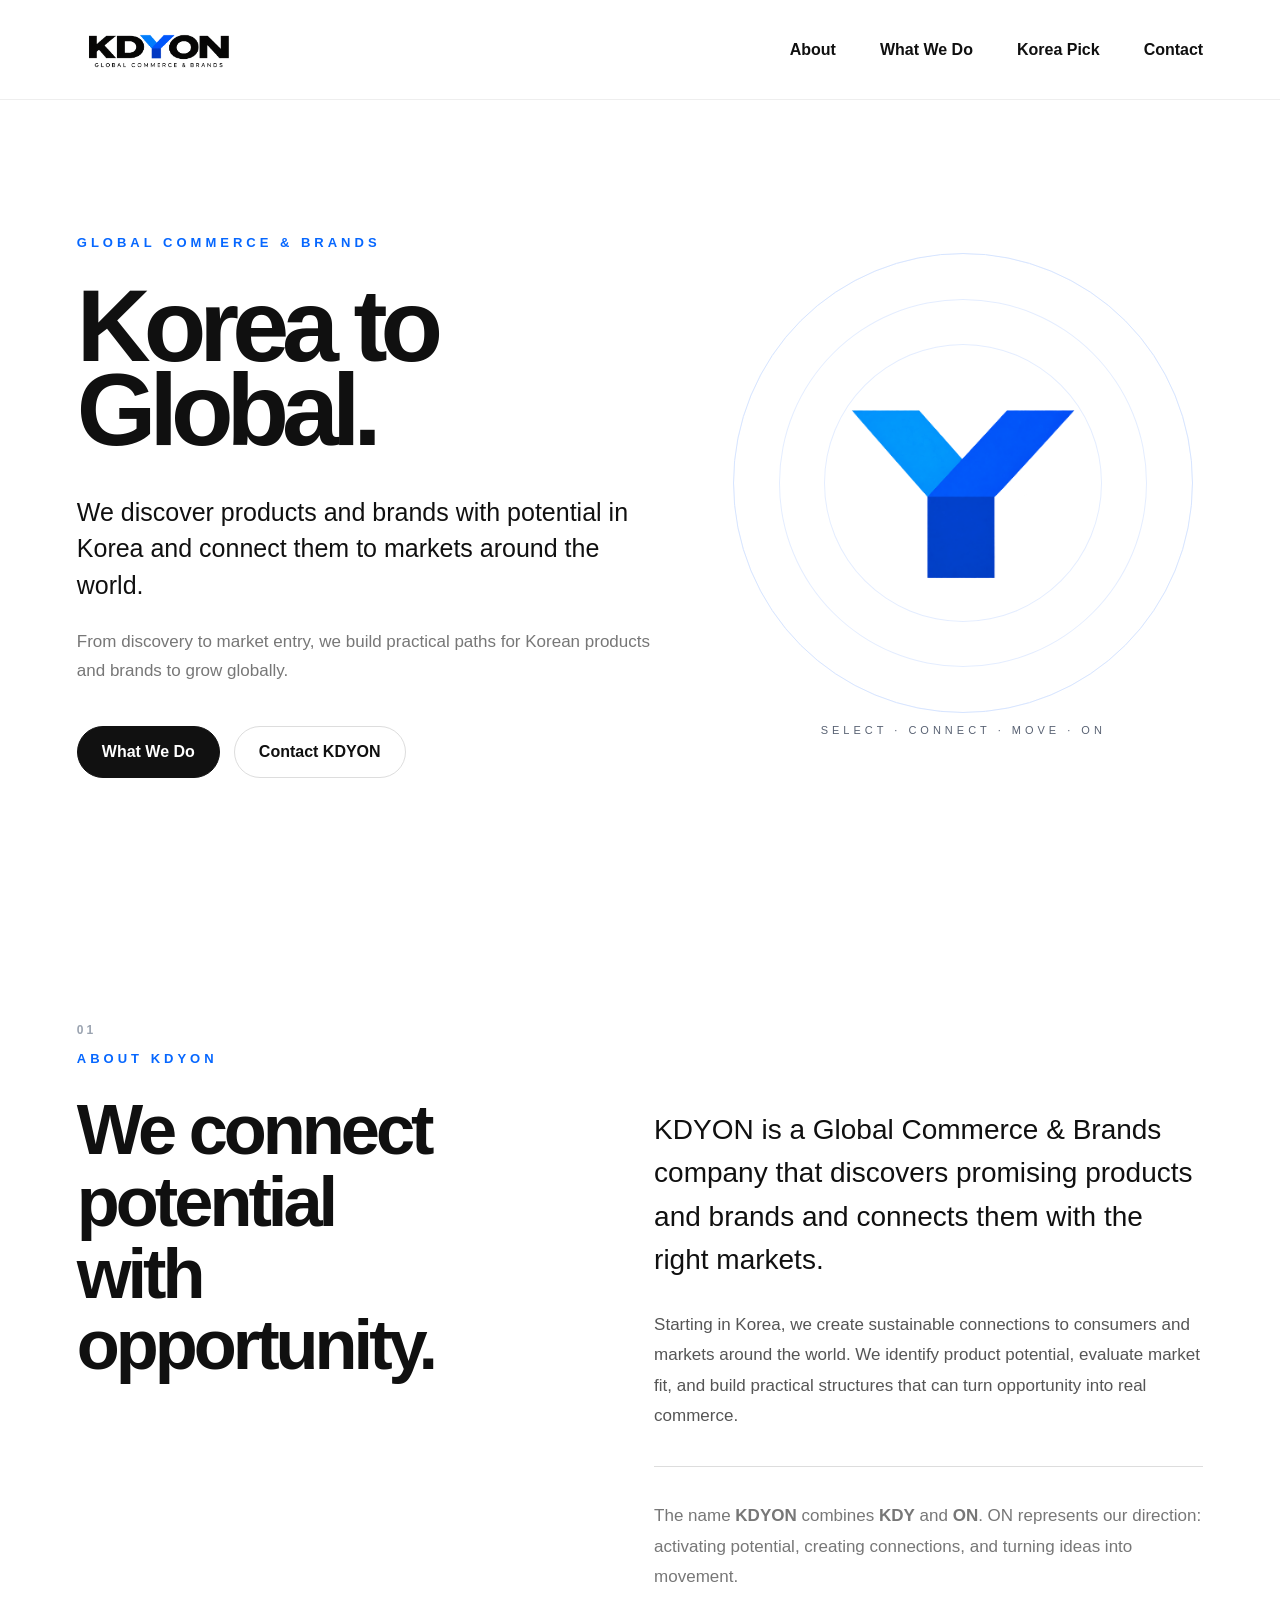
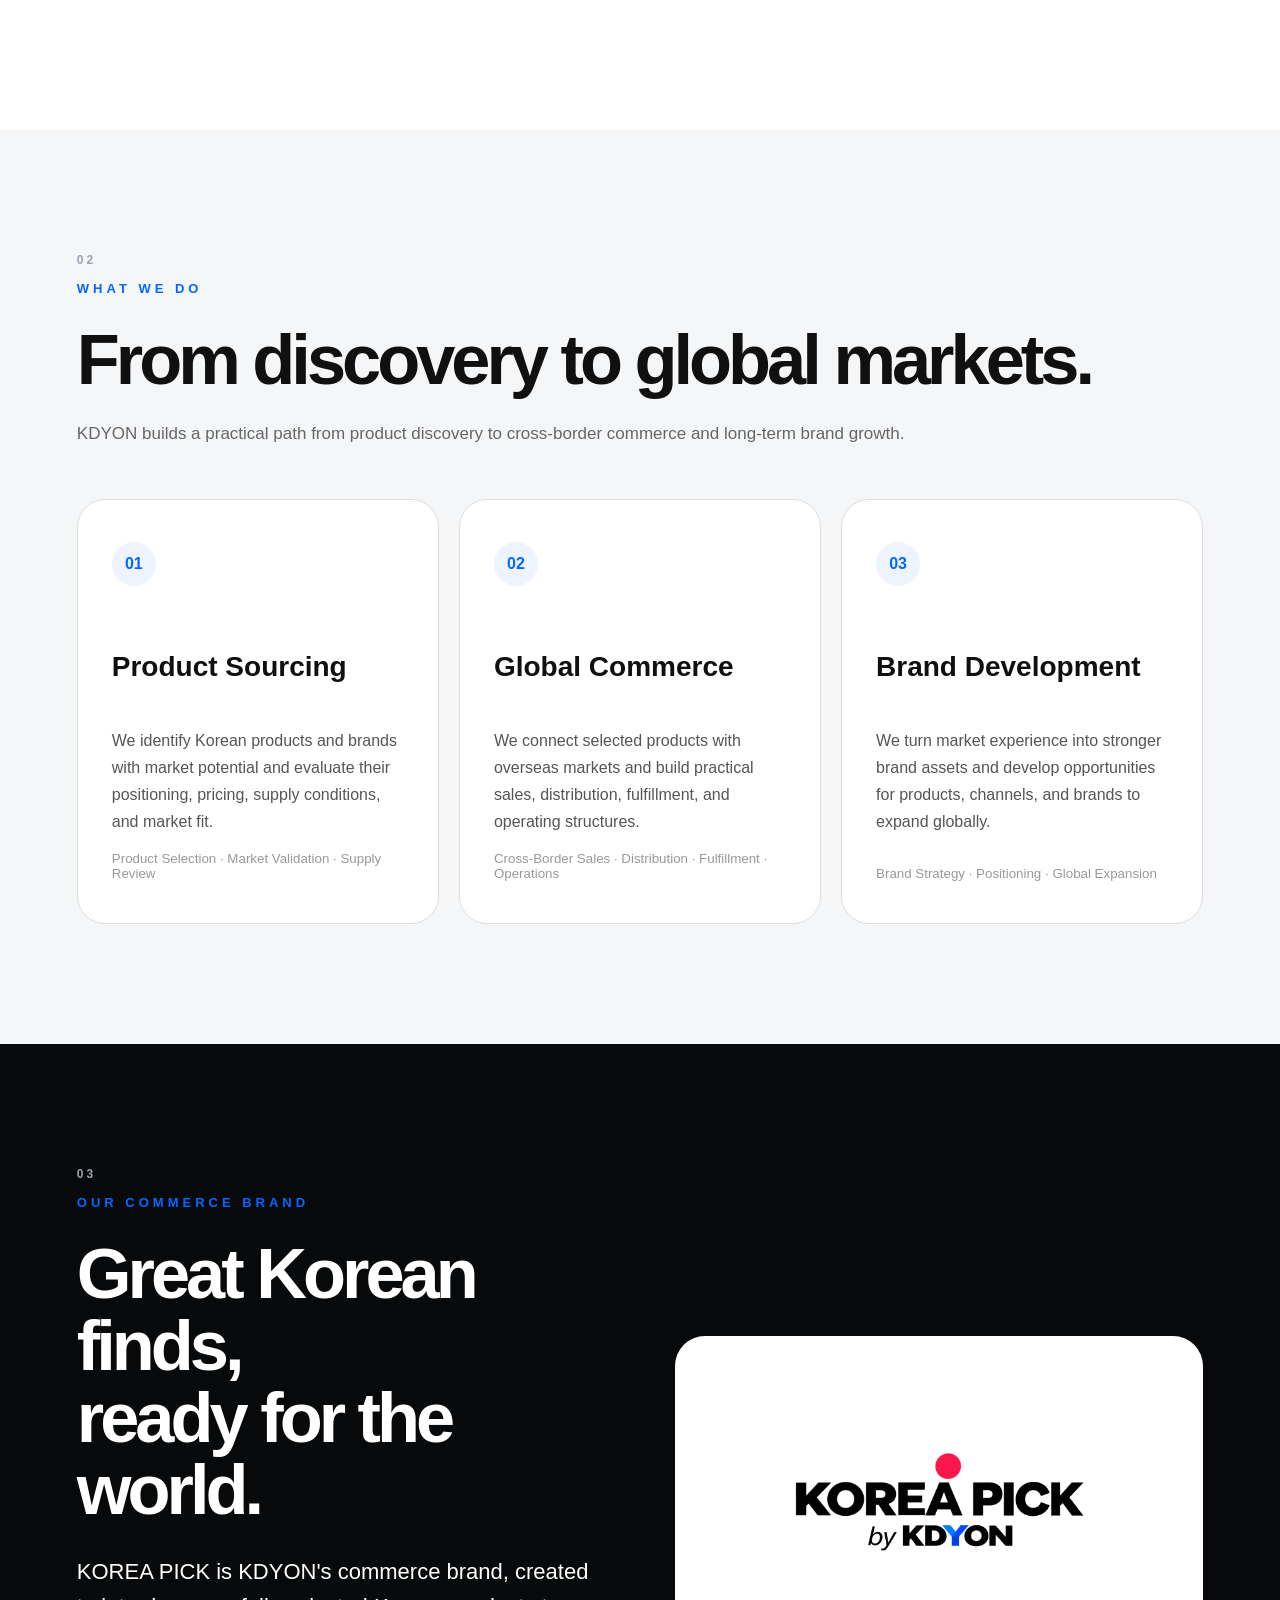
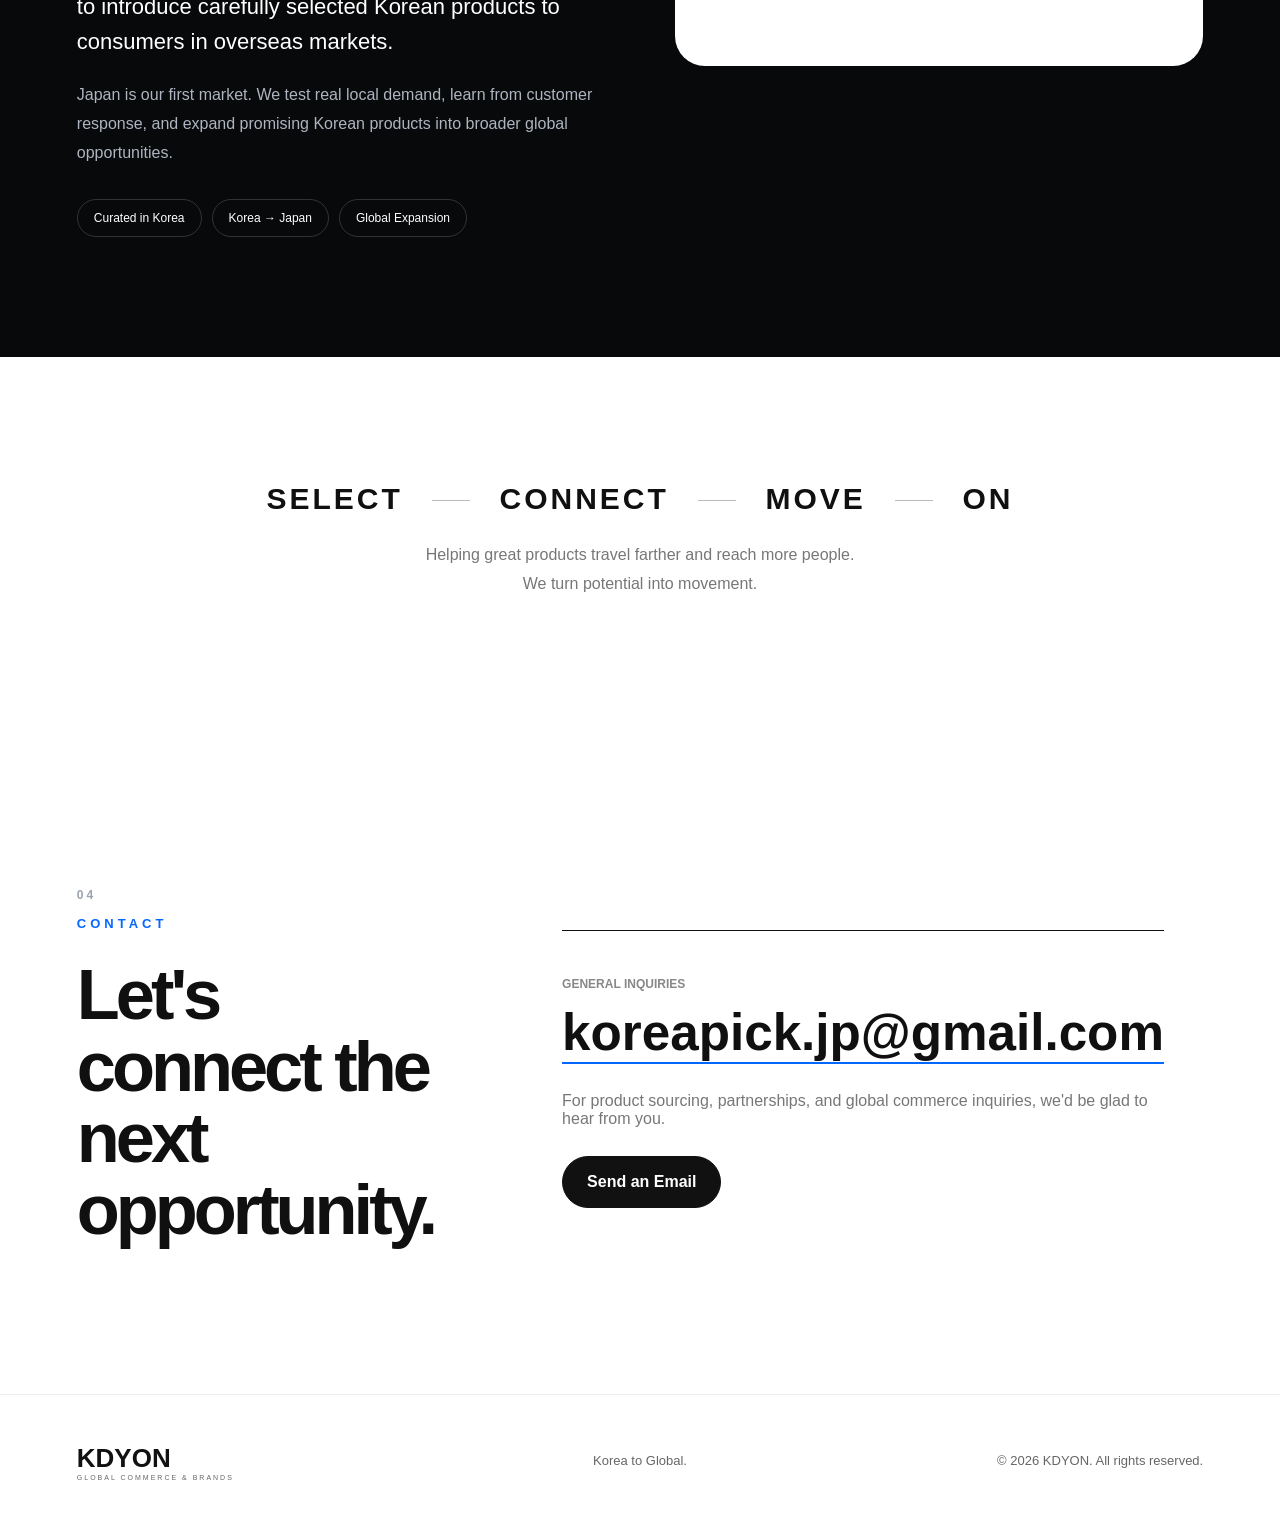
<file: index.html>
<!doctype html>
<html lang="en">
<head>
  <meta charset="utf-8">
  <meta name="viewport" content="width=device-width,initial-scale=1">
  <meta name="description" content="KDYON is a Global Commerce & Brands company that discovers promising products and brands in Korea and connects them with markets around the world.">
  <meta name="theme-color" content="#ffffff">
  <title>KDYON | Global Commerce & Brands</title>
  <link rel="stylesheet" href="style.css">
</head>
<body>
<header class="header">
  <a class="brand" href="#top" aria-label="KDYON home">
    <img src="assets/KDYON_MAIN_TRANSPARENT.png" alt="KDYON" onerror="this.style.display='none';this.nextElementSibling.style.display='block'">
    <span class="brand-fallback">KD<span>Y</span>ON<small>GLOBAL COMMERCE &amp; BRANDS</small></span>
  </a>
  <button class="menu" aria-label="Open menu" aria-expanded="false"><span></span><span></span><span></span></button>
  <nav>
    <a href="#about">About</a>
    <a href="#work">What We Do</a>
    <a href="#koreapick">Korea Pick</a>
    <a href="#contact">Contact</a>
  </nav>
</header>

<main id="top">
<section class="hero">
  <div class="hero-copy">
    <p class="eyebrow">GLOBAL COMMERCE &amp; BRANDS</p>
    <h1>Korea to<br>Global.</h1>
    <p class="lead">We discover products and brands with potential in Korea and connect them to markets around the world.</p>
    <p class="sub">From discovery to market entry, we build practical paths for Korean products and brands to grow globally.</p>
    <div class="actions">
      <a class="btn primary" href="#work">What We Do</a>
      <a class="btn" href="#contact">Contact KDYON</a>
    </div>
  </div>
  <div class="hero-symbol">
    <div class="rings">
      <img src="assets/KDYON_SYMBOL_TRANSPARENT.png" alt="KDYON Y symbol">
    </div>
    <p>SELECT · CONNECT · MOVE · ON</p>
  </div>
</section>

<section class="about section" id="about">
  <div class="section-title">
    <span>01</span><p>ABOUT KDYON</p>
    <h2>We connect potential<br>with opportunity.</h2>
  </div>
  <div class="about-copy">
    <h3>KDYON is a Global Commerce &amp; Brands company that discovers promising products and brands and connects them with the right markets.</h3>
    <p>Starting in Korea, we create sustainable connections to consumers and markets around the world. We identify product potential, evaluate market fit, and build practical structures that can turn opportunity into real commerce.</p>
    <hr>
    <p class="muted">The name <strong>KDYON</strong> combines <strong>KDY</strong> and <strong>ON</strong>. ON represents our direction: activating potential, creating connections, and turning ideas into movement.</p>
  </div>
</section>

<section class="work section alt" id="work">
  <div class="wide-title">
    <span>02</span><p>WHAT WE DO</p>
    <h2>From discovery to global markets.</h2>
    <p>KDYON builds a practical path from product discovery to cross-border commerce and long-term brand growth.</p>
  </div>
  <div class="cards">
    <article>
      <b>01</b>
      <h3>Product Sourcing</h3>
      <p>We identify Korean products and brands with market potential and evaluate their positioning, pricing, supply conditions, and market fit.</p>
      <small>Product Selection · Market Validation · Supply Review</small>
    </article>
    <article>
      <b>02</b>
      <h3>Global Commerce</h3>
      <p>We connect selected products with overseas markets and build practical sales, distribution, fulfillment, and operating structures.</p>
      <small>Cross-Border Sales · Distribution · Fulfillment · Operations</small>
    </article>
    <article>
      <b>03</b>
      <h3>Brand Development</h3>
      <p>We turn market experience into stronger brand assets and develop opportunities for products, channels, and brands to expand globally.</p>
      <small>Brand Strategy · Positioning · Global Expansion</small>
    </article>
  </div>
</section>

<section class="pick section dark" id="koreapick">
  <div>
    <span>03</span><p>OUR COMMERCE BRAND</p>
    <h2>Great Korean finds,<br>ready for the world.</h2>
    <p class="pick-lead">KOREA PICK is KDYON's commerce brand, created to introduce carefully selected Korean products to consumers in overseas markets.</p>
    <p class="muted-light">Japan is our first market. We test real local demand, learn from customer response, and expand promising Korean products into broader global opportunities.</p>
    <div class="tags"><i>Curated in Korea</i><i>Korea → Japan</i><i>Global Expansion</i></div>
  </div>
  <div class="pick-logo">
    <img src="assets/KOREA_PICK_BY_KDYON_TRANSPARENT.png" alt="KOREA PICK by KDYON">
  </div>
</section>

<section class="principle">
  <h2>SELECT <em></em> CONNECT <em></em> MOVE <em></em> ON</h2>
  <p>Helping great products travel farther and reach more people.<br>We turn potential into movement.</p>
</section>

<section class="contact section" id="contact">
  <div class="section-title">
    <span>04</span><p>CONTACT</p>
    <h2>Let's connect the<br>next opportunity.</h2>
  </div>
  <div class="contact-box">
    <p>GENERAL INQUIRIES</p>
    <a href="mailto:koreapick.jp@gmail.com">koreapick.jp@gmail.com</a>
    <p class="desc">For product sourcing, partnerships, and global commerce inquiries, we'd be glad to hear from you.</p>
    <a class="btn primary" href="mailto:koreapick.jp@gmail.com">Send an Email</a>
  </div>
</section>
</main>

<footer>
  <div><strong>KDYON</strong><small>GLOBAL COMMERCE &amp; BRANDS</small></div>
  <p>Korea to Global.</p>
  <p>© 2026 KDYON. All rights reserved.</p>
</footer>
<script src="script.js"></script>
</body>
</html>
</file>
<file: style.css>
*{box-sizing:border-box}html{scroll-behavior:smooth}body{margin:0;font-family:Arial,"Noto Sans KR",sans-serif;color:#101010;background:#fff}a{color:inherit;text-decoration:none}.header{height:100px;display:flex;align-items:center;justify-content:space-between;padding:0 max(6vw,32px);border-bottom:1px solid #eee;position:sticky;top:0;background:rgba(255,255,255,.96);z-index:20}.brand img{width:165px;display:block}.brand-fallback{display:none;font-size:30px;font-weight:900;letter-spacing:-2px}.brand-fallback span{color:#06f}.brand-fallback small{display:block;font-size:7px;letter-spacing:2px}.header nav{display:flex;gap:44px;font-weight:700}.menu{display:none;background:none;border:0;width:42px}.menu span{display:block;height:3px;background:#111;margin:7px 0}.hero{min-height:calc(100vh - 100px);display:grid;grid-template-columns:1.1fr .9fr;align-items:center;gap:60px;padding:90px max(6vw,32px)}.eyebrow,.section-title>p,.wide-title>p,.pick>div>p:first-of-type{color:#0667ff;font-weight:800;letter-spacing:4px;font-size:13px}.hero h1{font-size:clamp(70px,8vw,126px);line-height:.82;letter-spacing:-7px;margin:34px 0 42px}.lead{font-size:25px;line-height:1.45;max-width:720px}.sub{color:#777;font-size:17px;line-height:1.7}.actions{display:flex;gap:14px;margin-top:40px}.btn{display:inline-flex;align-items:center;justify-content:center;border:1px solid #ddd;border-radius:999px;padding:16px 24px;font-weight:800}.primary{background:#111;color:#fff;border-color:#111}.hero-symbol{text-align:center}.rings{aspect-ratio:1;border:1px solid #d7e5ff;border-radius:50%;display:grid;place-items:center;max-width:460px;margin:auto;box-shadow:inset 0 0 0 45px #fff,inset 0 0 0 46px #e4edff,inset 0 0 0 90px #fff,inset 0 0 0 91px #e4edff}.rings img{width:58%;max-height:58%;object-fit:contain}.hero-symbol p{font-size:11px;letter-spacing:4px;color:#596273}.section{padding:120px max(6vw,32px)}.about,.contact{display:grid;grid-template-columns:.9fr 1.1fr;gap:10vw}.section-title span,.wide-title span,.pick span{color:#9aa3b0;font-weight:800;letter-spacing:3px;font-size:12px}.section-title h2,.wide-title h2,.pick h2{font-size:clamp(48px,5.5vw,84px);line-height:1.02;letter-spacing:-4px;margin:28px 0}.about-copy{padding-top:60px}.about-copy h3{font-size:28px;line-height:1.55;font-weight:500}.about-copy p{font-size:17px;line-height:1.8;color:#555}.about-copy hr{border:0;border-top:1px solid #ddd;margin:34px 0}.muted{color:#777!important}.alt{background:#f5f6f8}.wide-title>p:last-child{color:#666;letter-spacing:0;font-weight:400;font-size:17px}.cards{display:grid;grid-template-columns:repeat(3,1fr);gap:20px;margin-top:55px}.cards article{background:#fff;border:1px solid #ddd;border-radius:28px;padding:42px 34px;min-height:350px;display:flex;flex-direction:column}.cards b{color:#0667ff;background:#eef4ff;border-radius:50%;width:44px;height:44px;display:grid;place-items:center}.cards h3{font-size:28px;margin-top:65px}.cards p{color:#555;line-height:1.7}.cards small{color:#999;margin-top:auto}.dark{background:#08090a;color:#fff}.pick{display:grid;grid-template-columns:1fr 1fr;align-items:center;gap:70px}.pick h2{color:#fff}.pick-lead{font-size:22px!important;line-height:1.6;color:#fff!important;letter-spacing:0!important;font-weight:500!important}.muted-light{color:#aeb5c0;line-height:1.8}.tags{display:flex;gap:10px;flex-wrap:wrap;margin-top:32px}.tags i{font-style:normal;border:1px solid #333;border-radius:999px;padding:11px 16px;font-size:12px}.pick-logo{background:#fff;border-radius:30px;min-height:330px;display:grid;place-items:center;padding:50px}.pick-logo img{max-width:80%;max-height:220px}.principle{text-align:center;padding:100px 30px 150px}.principle h2{font-size:30px;letter-spacing:3px}.principle em{display:inline-block;width:38px;border-top:1px solid #bbb;margin:0 18px 8px}.principle p{color:#777;line-height:1.8}.contact-box{border-top:1px solid #111;padding-top:34px;margin-top:45px}.contact-box>p:first-child{font-size:12px;color:#888;font-weight:700}.contact-box>a:not(.btn){display:block;font-size:clamp(30px,4vw,54px);font-weight:800;border-bottom:2px solid #0667ff;width:max-content;max-width:100%;overflow-wrap:anywhere}.contact-box .desc{color:#777;margin:28px 0}.contact-box .btn{width:max-content}footer{border-top:1px solid #eee;padding:45px max(6vw,32px);display:grid;grid-template-columns:1fr 1fr 1fr;align-items:end;color:#666;font-size:13px}footer strong{font-size:26px;color:#111}footer small{display:block;font-size:7px;letter-spacing:2px}footer p:nth-child(2){text-align:center}footer p:last-child{text-align:right}
@media(max-width:800px){.header{height:92px;padding:0 24px}.brand img{width:155px}.header nav{display:none;position:absolute;top:92px;left:0;right:0;background:#fff;padding:25px;flex-direction:column;border-bottom:1px solid #eee}.header nav.open{display:flex}.menu{display:block}.hero{display:flex;flex-direction:column;padding:95px 34px 70px;align-items:stretch;gap:80px}.hero h1{font-size:clamp(62px,18vw,86px);letter-spacing:-5px;line-height:.92;margin:30px 0 42px}.lead{font-size:23px}.actions{flex-direction:column}.btn{width:100%;padding:20px}.hero-symbol{overflow:hidden}.rings{width:105%;margin-left:-2.5%}.section{padding:90px 34px}.about,.contact,.pick{grid-template-columns:1fr;gap:45px}.section-title h2,.wide-title h2,.pick h2{font-size:52px;letter-spacing:-3px}.about-copy{padding-top:0}.about-copy h3{font-size:23px}.cards{grid-template-columns:1fr}.cards article{min-height:310px}.pick-logo{min-height:260px;padding:30px}.principle{padding:80px 25px}.principle h2{font-size:21px;line-height:2}.principle em{width:16px;margin:0 6px 6px}.contact-box>a:not(.btn){font-size:28px}footer{grid-template-columns:1fr;gap:20px}footer p:nth-child(2),footer p:last-child{text-align:left}}
</file>
